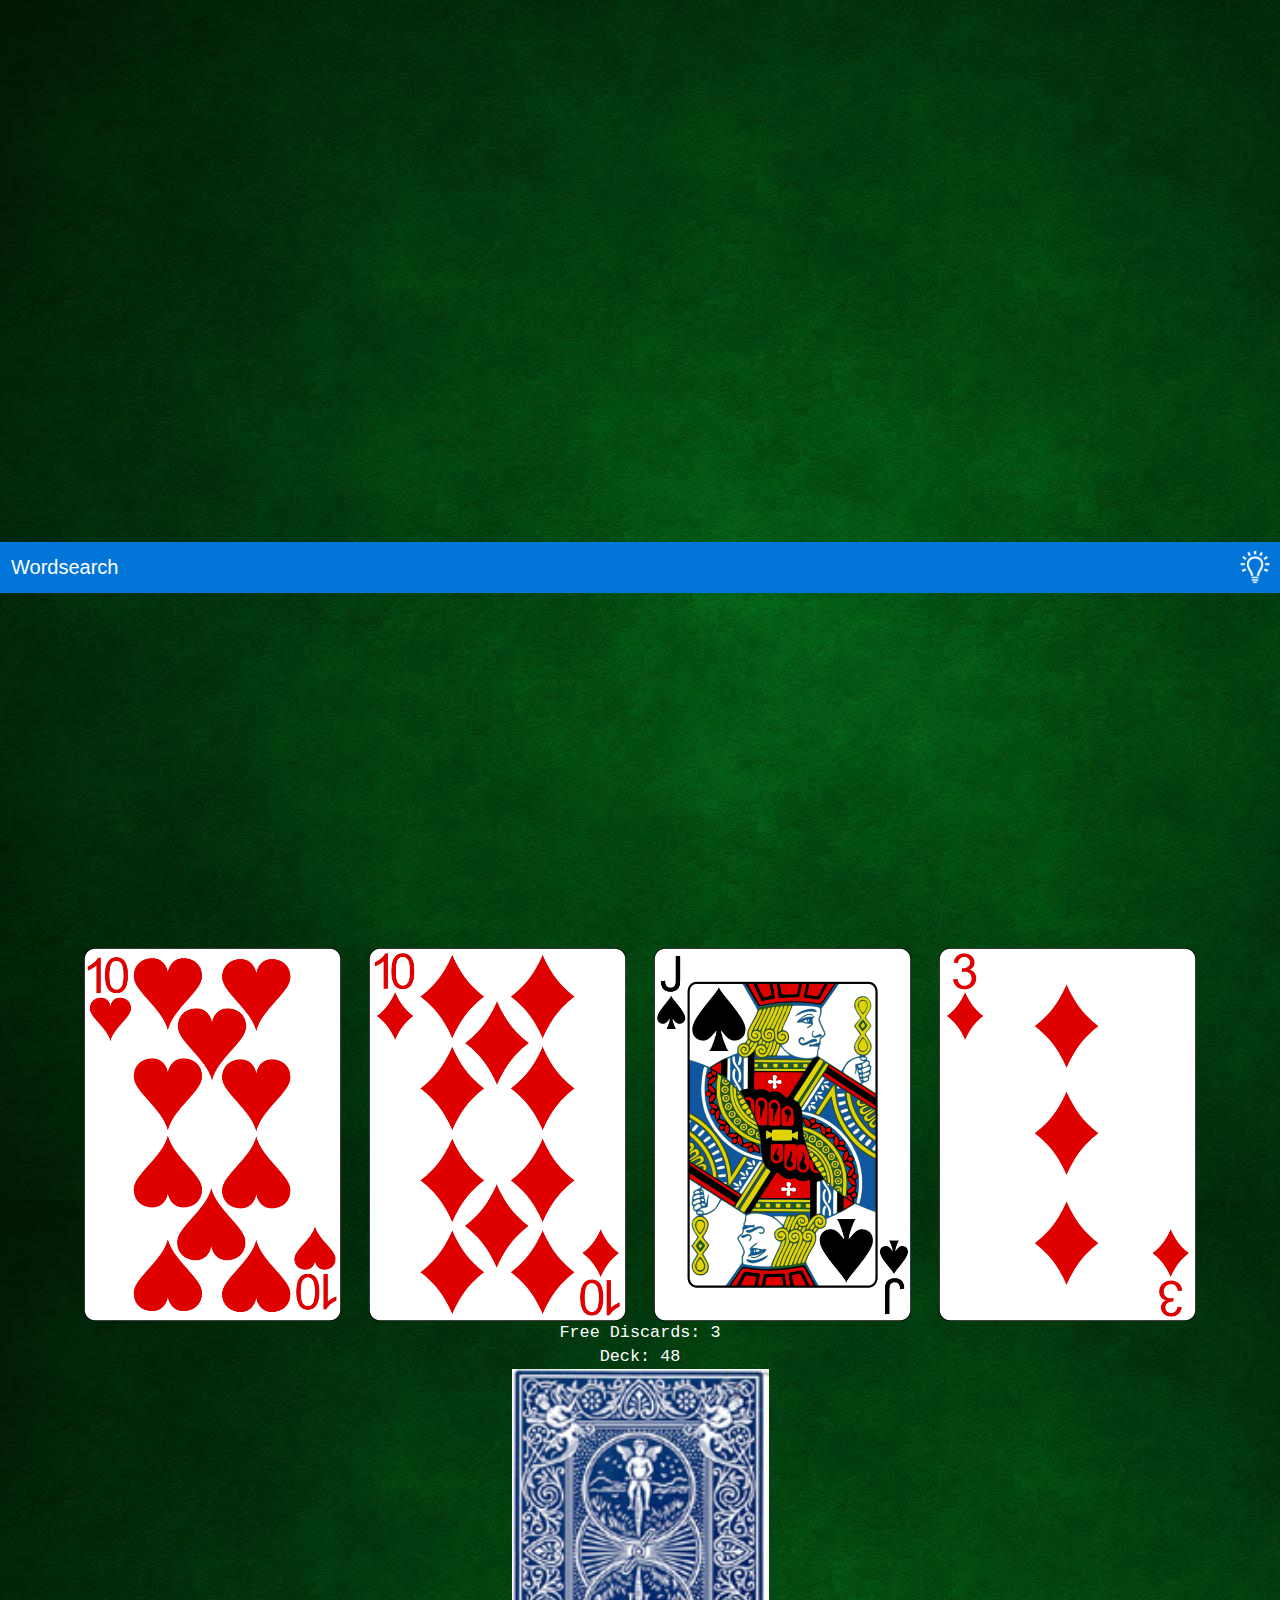
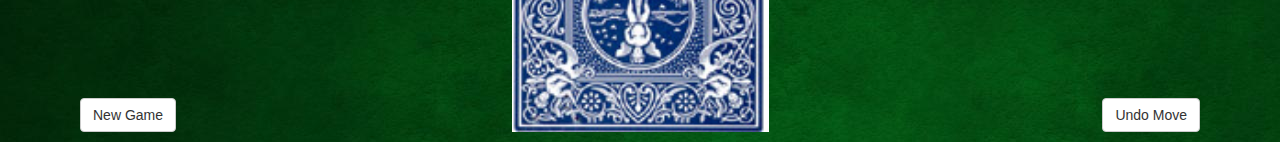
<file: index.html>
<html>
	<head>
		<script src="jquery-1.11.3.min.js"></script>
		<!-- <script src="jquery-ui.min.js"></script>
		<script src="jquery.ui.touch-punch.min.js"></script>-->
		<script src="interact.min.js"></script>
		<script src="bootstrap/js/bootstrap.min.js"></script>
		<script src="fireworks2.js"></script>
		<script src="script.js"></script>
		<link rel="stylesheet" href="bootstrap/css/bootstrap.min.css">
		<link rel="stylesheet" type="text/css" href="style.css" />
		<meta name="viewport" content="width=device-width, initial-scale=1.0, maximum-scale=1.0">
	</head>
	<body id="body">
		<div class="topMenu">
			Wordsearch
			<div class="lightbulb"><img src="images/lightbulb.png" /></div>
		</div>
		<div class="container">
			<h1 id="winTitle" style="display:none;">You Win!</h1>
			<!-- <canvas id="sky" style="display:none;"></canvas> -->
			<div id="skyContainer">
			</div>
			<div>
				<div id="section1" class="cardSection">
					<img class="card ui-draggable ui-draggable-handle" value="" src="images/blank.png">
					<img class="card ui-draggable ui-draggable-handle" value="" src="images/blank.png">
					<img class="card ui-draggable ui-draggable-handle" value="" src="images/blank.png">
					<img class="card ui-draggable ui-draggable-handle" value="" src="images/blank.png">
					<img class="card ui-draggable ui-draggable-handle" value="" src="images/blank.png">
					<img class="card ui-draggable ui-draggable-handle" value="" src="images/blank.png">
					<img class="card ui-draggable ui-draggable-handle" value="" src="images/blank.png">
					<img class="card ui-draggable ui-draggable-handle" value="" src="images/blank.png">
					<img class="card ui-draggable ui-draggable-handle" value="" src="images/blank.png">
					<img class="card ui-draggable ui-draggable-handle" value="" src="images/blank.png">
					<img class="card ui-draggable ui-draggable-handle" value="" src="images/blank.png">
					<img class="card ui-draggable ui-draggable-handle" value="" src="images/blank.png">
					<img class="card ui-draggable ui-draggable-handle" value="" src="images/blank.png">
				</div>
				<div id="section2" class="cardSection">
					<img class="card ui-draggable ui-draggable-handle" value="" src="images/blank.png">
					<img class="card ui-draggable ui-draggable-handle" value="" src="images/blank.png">
					<img class="card ui-draggable ui-draggable-handle" value="" src="images/blank.png">
					<img class="card ui-draggable ui-draggable-handle" value="" src="images/blank.png">
					<img class="card ui-draggable ui-draggable-handle" value="" src="images/blank.png">
					<img class="card ui-draggable ui-draggable-handle" value="" src="images/blank.png">
					<img class="card ui-draggable ui-draggable-handle" value="" src="images/blank.png">
					<img class="card ui-draggable ui-draggable-handle" value="" src="images/blank.png">
					<img class="card ui-draggable ui-draggable-handle" value="" src="images/blank.png">
					<img class="card ui-draggable ui-draggable-handle" value="" src="images/blank.png">
					<img class="card ui-draggable ui-draggable-handle" value="" src="images/blank.png">
					<img class="card ui-draggable ui-draggable-handle" value="" src="images/blank.png">
					<img class="card ui-draggable ui-draggable-handle" value="" src="images/blank.png">
				</div>
				<div id="section3" class="cardSection">
					
					<img class="card ui-draggable ui-draggable-handle" value="" src="images/blank.png">
					<img class="card ui-draggable ui-draggable-handle" value="" src="images/blank.png">
					<img class="card ui-draggable ui-draggable-handle" value="" src="images/blank.png">
					<img class="card ui-draggable ui-draggable-handle" value="" src="images/blank.png">
					<img class="card ui-draggable ui-draggable-handle" value="" src="images/blank.png">
					<img class="card ui-draggable ui-draggable-handle" value="" src="images/blank.png">
					<img class="card ui-draggable ui-draggable-handle" value="" src="images/blank.png">
					<img class="card ui-draggable ui-draggable-handle" value="" src="images/blank.png">
					<img class="card ui-draggable ui-draggable-handle" value="" src="images/blank.png">
					<img class="card ui-draggable ui-draggable-handle" value="" src="images/blank.png">
					<img class="card ui-draggable ui-draggable-handle" value="" src="images/blank.png">
					<img class="card ui-draggable ui-draggable-handle" value="" src="images/blank.png">
					<img class="card ui-draggable ui-draggable-handle" value="" src="images/blank.png">
				</div>
				<div id="section4" class="cardSection">
					
					<img class="card ui-draggable ui-draggable-handle" value="" src="images/blank.png">
					<img class="card ui-draggable ui-draggable-handle" value="" src="images/blank.png">
					<img class="card ui-draggable ui-draggable-handle" value="" src="images/blank.png">
					<img class="card ui-draggable ui-draggable-handle" value="" src="images/blank.png">
					<img class="card ui-draggable ui-draggable-handle" value="" src="images/blank.png">
					<img class="card ui-draggable ui-draggable-handle" value="" src="images/blank.png">
					<img class="card ui-draggable ui-draggable-handle" value="" src="images/blank.png">
					<img class="card ui-draggable ui-draggable-handle" value="" src="images/blank.png">
					<img class="card ui-draggable ui-draggable-handle" value="" src="images/blank.png">
					<img class="card ui-draggable ui-draggable-handle" value="" src="images/blank.png">
					<img class="card ui-draggable ui-draggable-handle" value="" src="images/blank.png">
					<img class="card ui-draggable ui-draggable-handle" value="" src="images/blank.png">
					<img class="card ui-draggable ui-draggable-handle" value="" src="images/blank.png">
				</div>
			</div>
			<div id="deckContainer">
				<div id="freeDiscardLabel"></div>
				<div id="deckCountLabel"></div>
				<img id="deck" src="images/card_back.jpg" />
				<div id="newGameButton" class="btn btn-default">New Game</div>
				<div id="undoButton" class="btn btn-default">Undo Move</div>
			</div>
			<div id="playAgainButton" class="btn btn-primary" style="display:none;">Play Again?</div>
			<div id="loseModal" class="modal fade" role="dialog">
			<div class="modal-dialog">
					<div class="modal-content">
						<div class="modal-header">
							<h4 class="modal-title">You Lose</h4>
						</div>
						<div class="modal-footer">
							<button type="button" class="btn btn-default" onclick="window.location.reload();">New Game</button>
							<button type="button" class="btn btn-default" id="modalUndoButton" data-dismiss="modal">Undo Last Move</button>
						</div>
					</div>
				</div>
			</div>
		</div>
	</body>
</html>
</file>
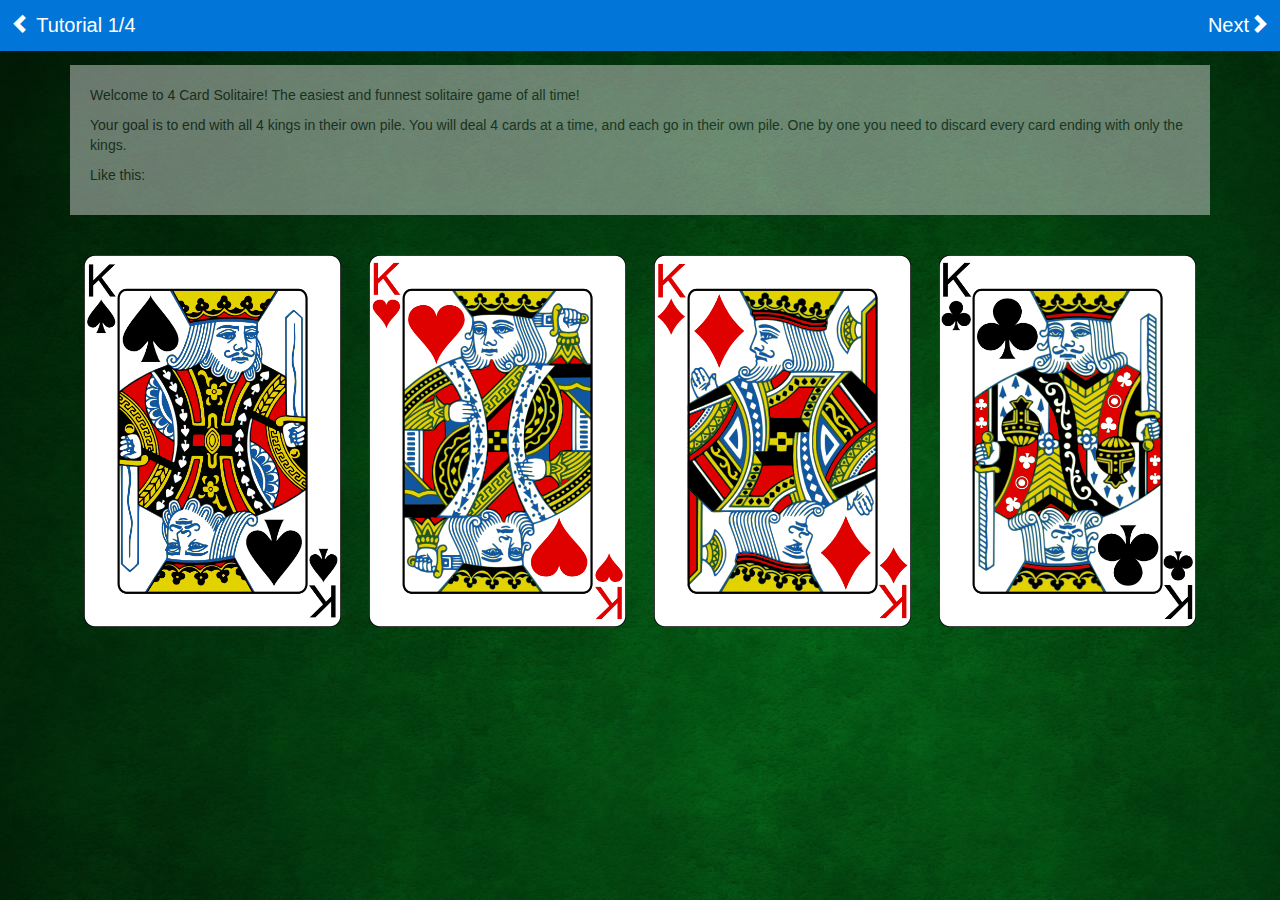
<file: tutorial1.html>
<html>
	<head>
		<link rel="stylesheet" href="bootstrap/css/bootstrap.min.css">
		<link rel="stylesheet" type="text/css" href="style.css" />
		<meta name="viewport" content="width=device-width, initial-scale=1.0, maximum-scale=1.0">
	</head>
	<body>
		<div class="topMenu">
			<a href="index.html">
				<span class="glyphicon glyphicon-chevron-left" onclick="window.location.href = 'index.html'"></span>
				Tutorial 1/4
			</a>
			<a href="tutorial2.html" style="float:right;">Next<span class="glyphicon glyphicon-chevron-right"></span></a>
		</div>
		<div class="container">
			<div class="instruction">
				<p>
					Welcome to 4 Card Solitaire! The easiest and funnest solitaire game of all time!
				</p>
				<p>
					Your goal is to end with all 4 kings in their own pile. You will deal 4 cards at a time, and each go in their own pile. One by one you need to discard every card ending with only the kings.
				</p>
				<p>
					Like this:
				</p>
			</div>
			
			<div id="section1" class="cardSection">
				<img class="card ui-draggable ui-draggable-handle" value="" src="images/13_of_spades.png">
			</div>
			<div id="section2" class="cardSection">
				<img class="card ui-draggable ui-draggable-handle" value="" src="images/13_of_hearts.png">
			</div>
			<div id="section3" class="cardSection">
				<img class="card ui-draggable ui-draggable-handle" value="" src="images/13_of_diamonds.png">
			</div>
			<div id="section4" class="cardSection">
				<img class="card ui-draggable ui-draggable-handle" value="" src="images/13_of_clubs.png">
			</div>
		</div>
	</body>	
</html>
</file>
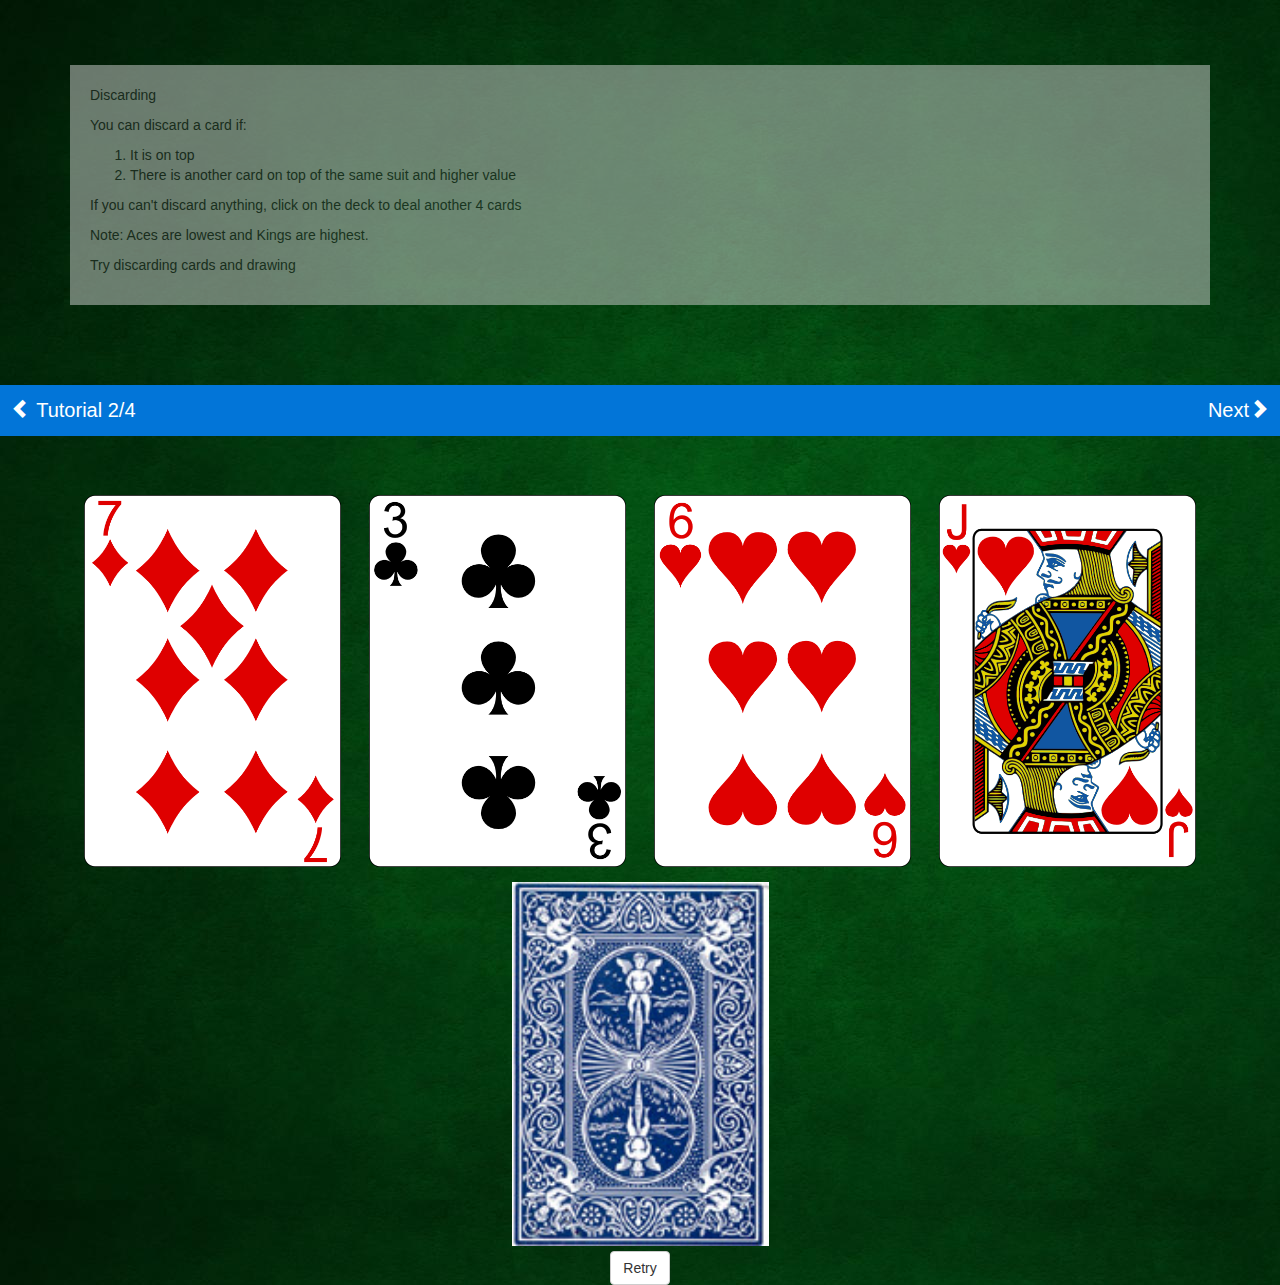
<file: tutorial2.html>
<html>
	<head>
		<script src="jquery-1.11.3.min.js"></script>
		<!-- <script src="jquery-ui.min.js"></script>
		<script src="jquery.ui.touch-punch.min.js"></script>-->
		<script src="interact.min.js"></script>
		<script src="bootstrap/js/bootstrap.min.js"></script>
		<link rel="stylesheet" href="bootstrap/css/bootstrap.min.css">
		<link rel="stylesheet" type="text/css" href="style.css" />
		<meta name="viewport" content="width=device-width, initial-scale=1.0, maximum-scale=1.0">
		<script src="script.js"></script>
		<style>
			#deck {
				top: 15px;
				position: relative;
			}
			button {
				margin:auto;
				display:block !important;
				margin-top:20px;
			}
		</style>
	</head>
	<body id="body">
		<div class="topMenu">
			<a href="tutorial1.html">
				<span class="glyphicon glyphicon-chevron-left"></span>
				Tutorial 2/4
			</a>
			<a href="tutorial3.html" style="float:right;">Next<span class="glyphicon glyphicon-chevron-right"></span></a>
		</div>
		
		<div class="container">
			<div class="instruction">
				<p>
					Discarding
				</p>
				<p>
					You can discard a card if:
					<ol>
						<li>It is on top</li>
						<li>There is another card on top of the same suit and higher value</li>
					</ol>
				</p>
				<p>
					If you can't discard anything, click on the deck to deal another 4 cards
				</p>
				<p>Note: Aces are lowest and Kings are highest.</p>
				<p>Try discarding cards and drawing</p>
			</div>
			
			<div id="section1" class="cardSection">
				<img class="card ui-draggable ui-draggable-handle" value="" src="images/blank.png">
				<img class="card ui-draggable ui-draggable-handle" value="" src="images/blank.png">
				<img class="card ui-draggable ui-draggable-handle" value="" src="images/blank.png">
			</div>
			<div id="section2" class="cardSection">
				<img class="card ui-draggable ui-draggable-handle" value="" src="images/blank.png">
				<img class="card ui-draggable ui-draggable-handle" value="" src="images/blank.png">
				<img class="card ui-draggable ui-draggable-handle" value="" src="images/blank.png">
			</div>
			<div id="section3" class="cardSection">
				<img class="card ui-draggable ui-draggable-handle" value="" src="images/blank.png">
				<img class="card ui-draggable ui-draggable-handle" value="" src="images/blank.png">
				<img class="card ui-draggable ui-draggable-handle" value="" src="images/blank.png">
			</div>
			<div id="section4" class="cardSection">
				<img class="card ui-draggable ui-draggable-handle" value="" src="images/blank.png">
				<img class="card ui-draggable ui-draggable-handle" value="" src="images/blank.png">
				<img class="card ui-draggable ui-draggable-handle" value="" src="images/blank.png">
			</div>
			<img id="deck" src="images/card_back.jpg" />
			<button type="button" class="btn btn-default" onclick="window.location.reload();">Retry</button>
			<div id="instruction2" class="instruction" style="display:none;"></div>
		</div>
	</body>	
</html>
</file>
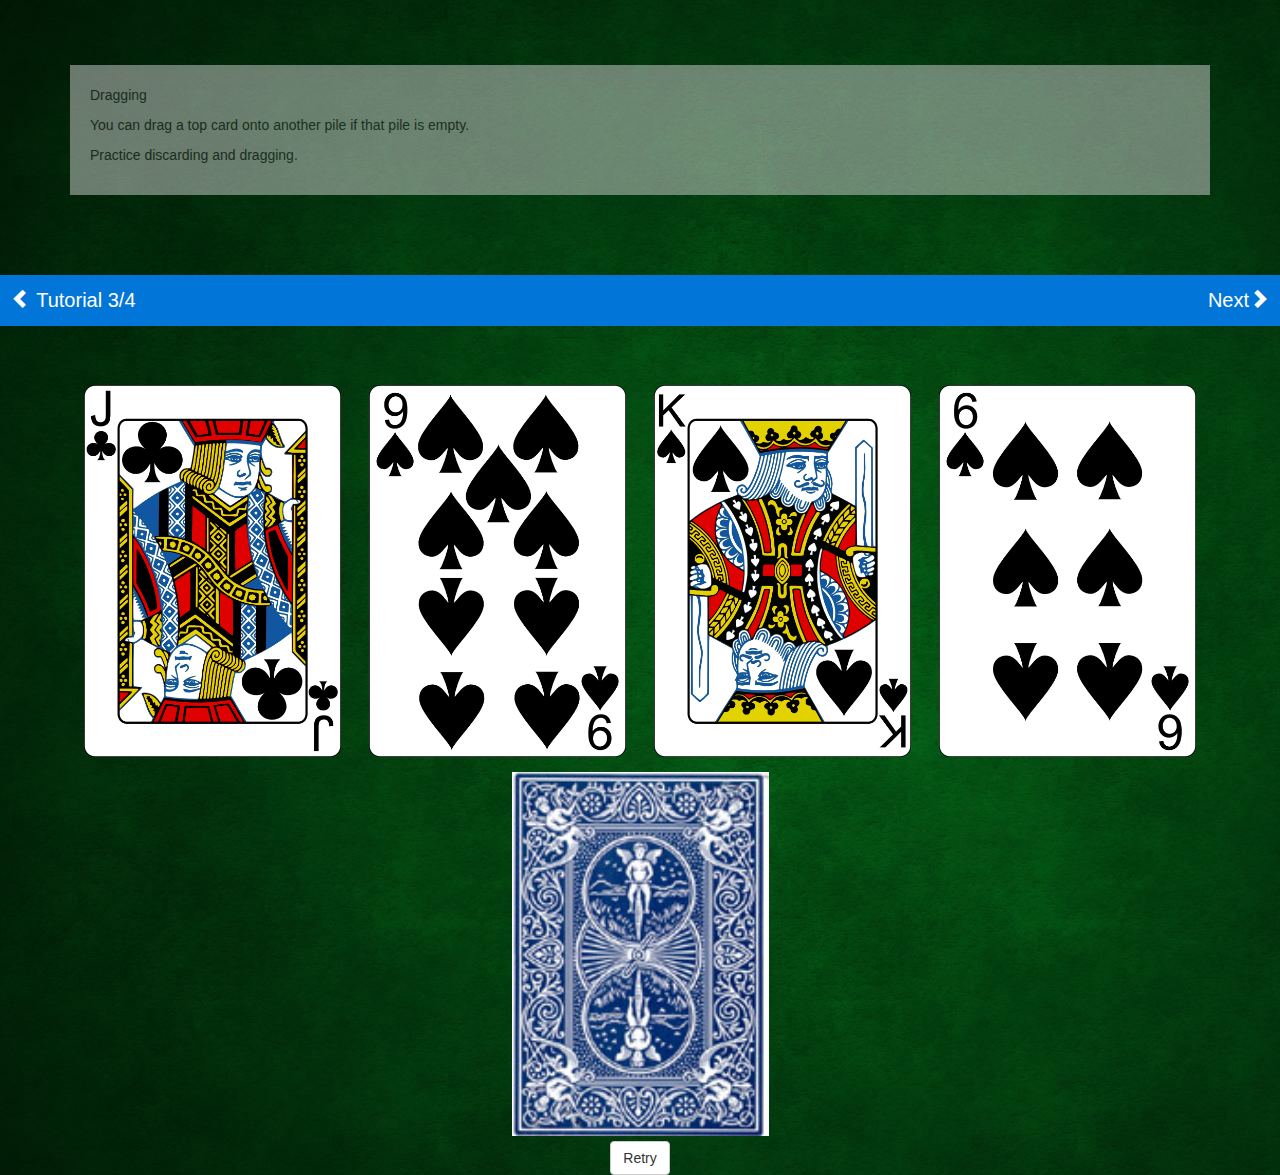
<file: tutorial3.html>
<html>
	<head>
		<script src="jquery-1.11.3.min.js"></script>
		<!-- <script src="jquery-ui.min.js"></script>
		<script src="jquery.ui.touch-punch.min.js"></script>-->
		<script src="interact.min.js"></script>
		<script src="bootstrap/js/bootstrap.min.js"></script>
		<link rel="stylesheet" href="bootstrap/css/bootstrap.min.css">
		<link rel="stylesheet" type="text/css" href="style.css" />
		<meta name="viewport" content="width=device-width, initial-scale=1.0, maximum-scale=1.0">
		<script src="script.js"></script>
		<style>
			#deck {
				top: 15px;
				position: relative;
			}
			button {
				margin:auto;
				display:block !important;
				margin-top:20px;
			}
		</style>
	</head>
	<body id="body">
		<div class="topMenu">
			<a href="tutorial2.html">
				<span class="glyphicon glyphicon-chevron-left"></span>
				Tutorial 3/4
			</a>
			<a href="tutorial4.html" style="float:right;">Next<span class="glyphicon glyphicon-chevron-right"></span></a>
		</div>
		<div class="container">
			<div class="instruction">
				<p>
					Dragging
				</p>
				<p>
					You can drag a top card onto another pile if that pile is empty.
				</p>
				<p>Practice discarding and dragging.</p>
			</div>
			
			<div id="section1" class="cardSection">
				<img class="card ui-draggable ui-draggable-handle" value="" src="images/blank.png">
				<img class="card ui-draggable ui-draggable-handle" value="" src="images/blank.png">
				<img class="card ui-draggable ui-draggable-handle" value="" src="images/blank.png">
			</div>
			<div id="section2" class="cardSection">
				<img class="card ui-draggable ui-draggable-handle" value="" src="images/blank.png">
				<img class="card ui-draggable ui-draggable-handle" value="" src="images/blank.png">
				<img class="card ui-draggable ui-draggable-handle" value="" src="images/blank.png">
			</div>
			<div id="section3" class="cardSection">
				<img class="card ui-draggable ui-draggable-handle" value="" src="images/blank.png">
				<img class="card ui-draggable ui-draggable-handle" value="" src="images/blank.png">
				<img class="card ui-draggable ui-draggable-handle" value="" src="images/blank.png">
			</div>
			<div id="section4" class="cardSection">
				<img class="card ui-draggable ui-draggable-handle" value="" src="images/blank.png">
				<img class="card ui-draggable ui-draggable-handle" value="" src="images/blank.png">
				<img class="card ui-draggable ui-draggable-handle" value="" src="images/blank.png">
			</div>
			<img id="deck" src="images/card_back.jpg" />
			<button type="button" class="btn btn-default" onclick="window.location.reload();">Retry</button>
			<div id="instruction2" class="instruction" style="display:none;"></div>
		</div>
	</body>	
</html>
</file>
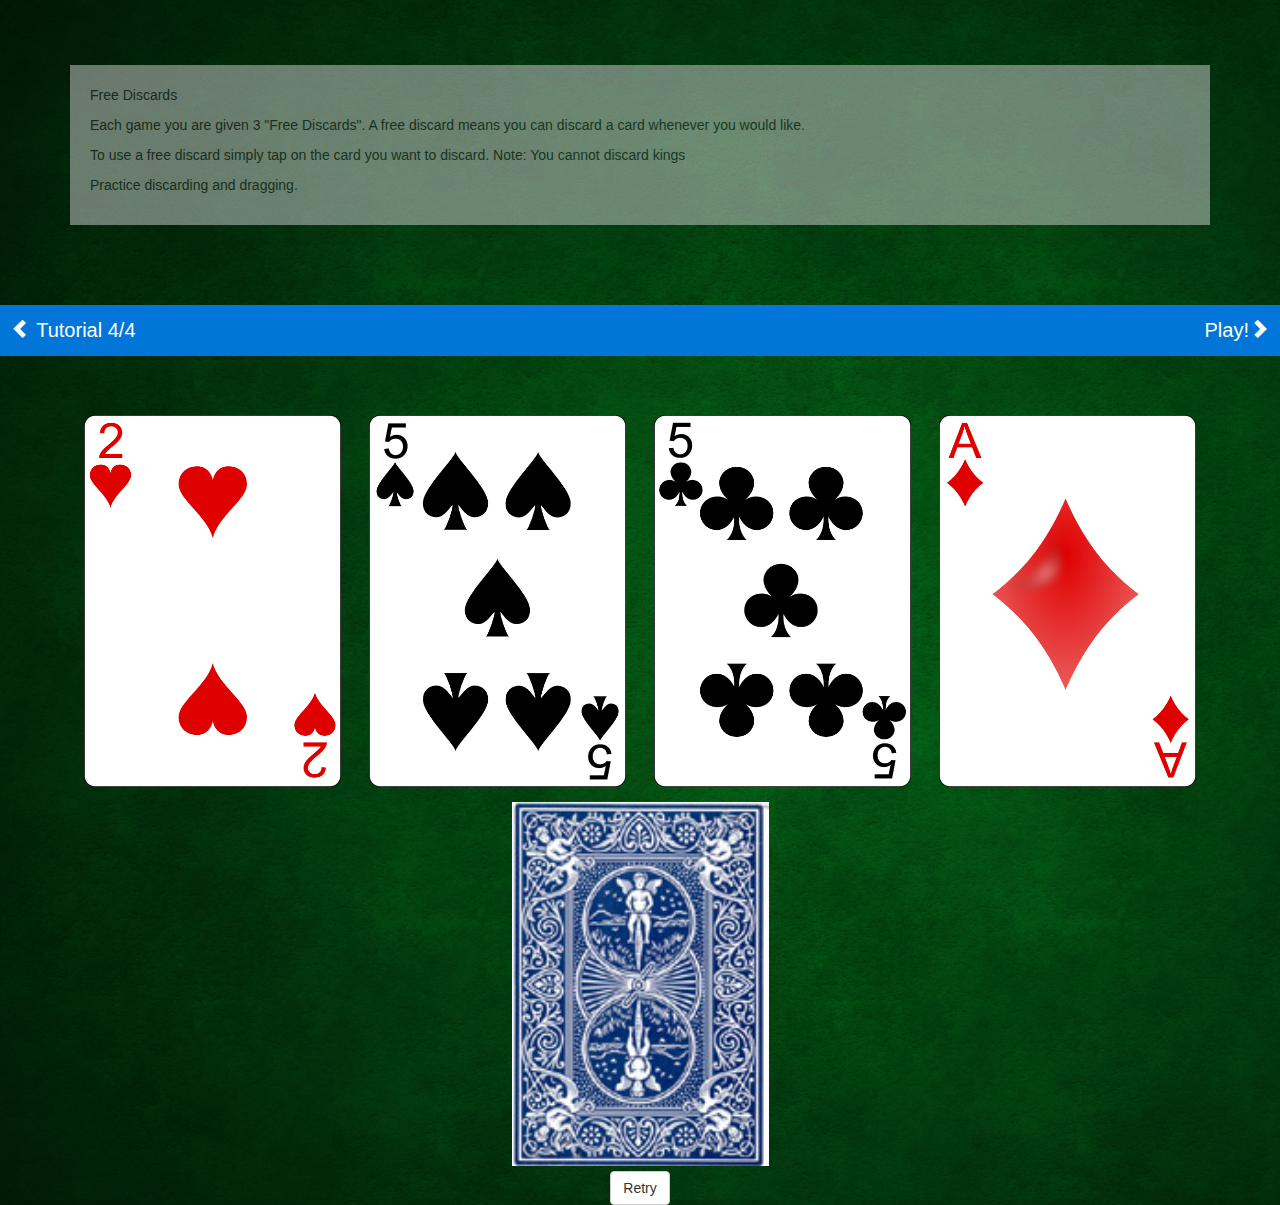
<file: tutorial4.html>
<html>
	<head>
		<script src="jquery-1.11.3.min.js"></script>
		<!-- <script src="jquery-ui.min.js"></script>
		<script src="jquery.ui.touch-punch.min.js"></script>-->
		<script src="interact.min.js"></script>
		<script src="bootstrap/js/bootstrap.min.js"></script>
		<link rel="stylesheet" href="bootstrap/css/bootstrap.min.css">
		<link rel="stylesheet" type="text/css" href="style.css" />
		<meta name="viewport" content="width=device-width, initial-scale=1.0, maximum-scale=1.0">
		<script src="script.js"></script>
		<style>
			#deck {
				top: 15px;
				position: relative;
			}
			button {
				margin:auto;
				display:block !important;
				margin-top:20px;
			}
		</style>
	</head>
	<body id="body">
		<div class="topMenu">
			<a href="tutorial3.html">
				<span class="glyphicon glyphicon-chevron-left"></span>
				Tutorial 4/4
			</a>
			<a href="index.html" style="float:right;">Play!<span class="glyphicon glyphicon-chevron-right"></span></a>
		</div>
		<div class="container">
			<div class="instruction">
				<p>Free Discards</p>
				<p>Each game you are given 3 "Free Discards". A free discard means you can discard a card whenever you would like.</p>
				<p>To use a free discard simply tap on the card you want to discard. Note: You cannot discard kings</p>
				<p>Practice discarding and dragging.</p>
			</div>
			
			<div id="section1" class="cardSection">
				<img class="card ui-draggable ui-draggable-handle" value="" src="images/blank.png">
				<img class="card ui-draggable ui-draggable-handle" value="" src="images/blank.png">
				<img class="card ui-draggable ui-draggable-handle" value="" src="images/blank.png">
			</div>
			<div id="section2" class="cardSection">
				<img class="card ui-draggable ui-draggable-handle" value="" src="images/blank.png">
				<img class="card ui-draggable ui-draggable-handle" value="" src="images/blank.png">
				<img class="card ui-draggable ui-draggable-handle" value="" src="images/blank.png">
			</div>
			<div id="section3" class="cardSection">
				<img class="card ui-draggable ui-draggable-handle" value="" src="images/blank.png">
				<img class="card ui-draggable ui-draggable-handle" value="" src="images/blank.png">
				<img class="card ui-draggable ui-draggable-handle" value="" src="images/blank.png">
			</div>
			<div id="section4" class="cardSection">
				<img class="card ui-draggable ui-draggable-handle" value="" src="images/blank.png">
				<img class="card ui-draggable ui-draggable-handle" value="" src="images/blank.png">
				<img class="card ui-draggable ui-draggable-handle" value="" src="images/blank.png">
			</div>
			<img id="deck" src="images/card_back.jpg" />
			<button type="button" class="btn btn-default" onclick="window.location.reload();">Retry</button>
			<div id="instruction2" class="instruction" style="display:none;"></div>
		</div>
	</body>	
</html>
</file>
<file: style.css>
body {
	background-image: url("images/background.jpg");
}
canvas {
	width:100%;
	height:470px;
}
.gameTitle {
	text-align:center;
	color:white;
}
.homeScreenButton {
    padding: 6px 12px;
    margin-bottom: 0;
    font-size: 16px;
    font-weight: 400;
	font-family: "Helvetica Neue",Helvetica,Arial,sans-serif;
    line-height: 1.42857143;
    text-align: center;
    white-space: nowrap;
    vertical-align: middle;
    -ms-touch-action: manipulation;
    touch-action: manipulation;
    cursor: pointer;
    -webkit-user-select: none;
    -moz-user-select: none;
    -ms-user-select: none;
    user-select: none;
    background-image: none;
    border: 1px solid transparent;
    border-radius: 4px;
	
	margin:40px 20px !important;
	padding: 20px;
	
	
	color: #d3d3d3;
    background: rgba(0,0,0,0.3);
}
.topMenu {
	top: 0;
    position: fixed;
    width: 100%;
    font-size: 20px;
    background-color: #0275D8;
    color: white;
    padding: 11px;
    text-shadow: none;
	z-index:999;
}
.topMenu a {
	color: white !important;
    font-weight: normal !important;
}
.lightbulb {
    position: fixed;
    right: 5px;
    top: 5px;
}
.lightbulb img {
    width: 40px;
}
.container {
	margin-top:50px;
}

.cardSection {
	width:25%;
	float:left;
}
.card {
	width:90%;
	margin:auto;
	display:block;
	position:relative;
	z-index:100;
}
#deckContainer {
    width: 100%;
	position:relative;
}
#deck {
	margin:auto;
	display:block;
	margin-bottom:10px;
}
.ui-draggable-dragging{
	z-index:999;
}
#freeDiscardLabel, #deckCountLabel {
	text-align: center;
    font-size: 1.2em;
    font-family: monospace;
	color:white;
}
#undoButton, #newGameButton {
    bottom: 0;
	position:absolute;
}
#undoButton {
	right: 10px;
	float:right;
}
#newGameButton {
	left: 10px;
	float:left;
}
#playAgainButton {
	width:100%;
    margin-top: 10px;
}
#winTitle {
	text-align: center;
	color: white;
}
.modal-footer .btn {
	width:100%;
	margin:5px 0 !important;
}
.instruction {
	margin-top:15px;
	margin-bottom:40px;
	padding:20px;
	background-color:#d3d3d3;
	opacity:.5;
}
#instruction2 {
	margin-bottom:15px;
	min-height:80px;
}
</file>
